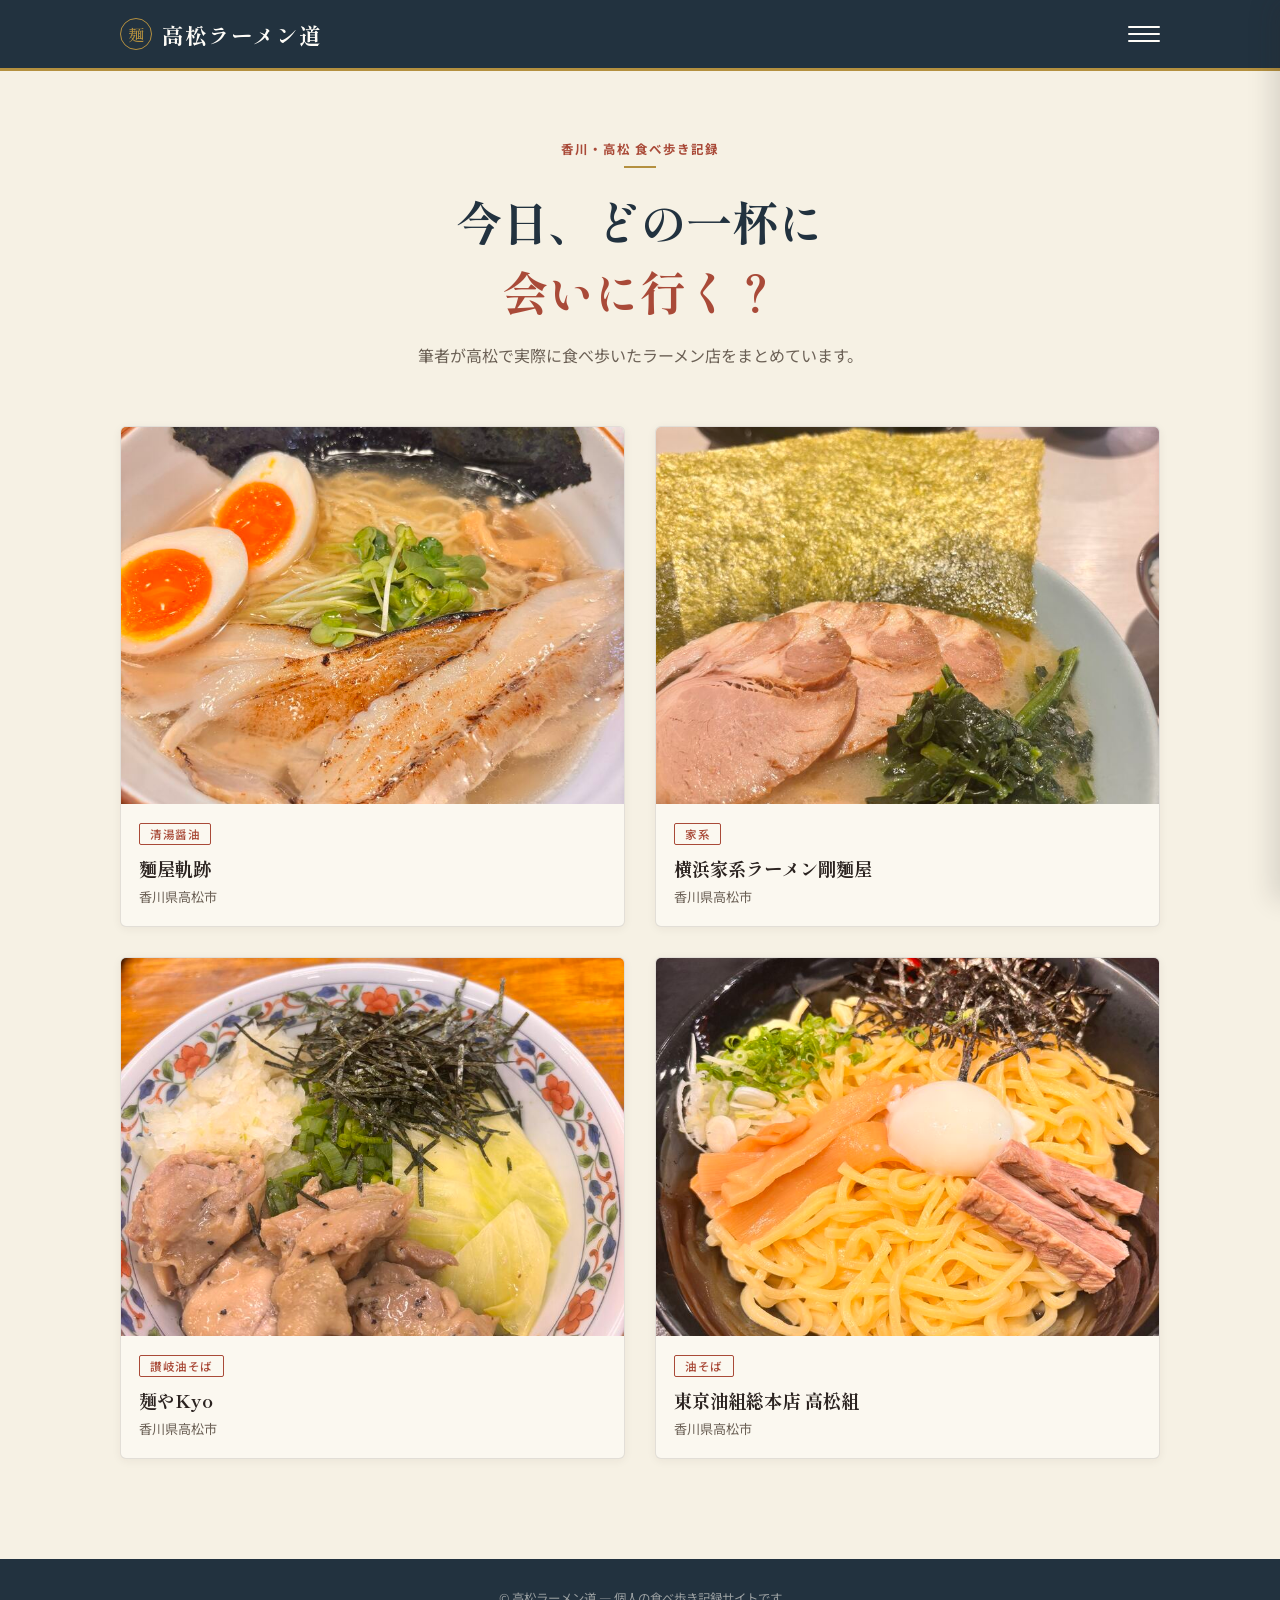
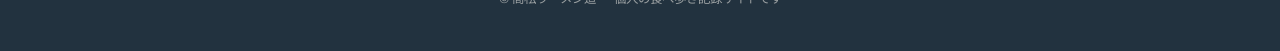
<file: index.html>
<!DOCTYPE html>
<html lang="ja">
<head>
<meta charset="UTF-8">
<meta name="viewport" content="width=device-width, initial-scale=1.0">
<title>高松ラーメン道 | 香川のラーメン食べ歩き記録</title>
<link rel="stylesheet" href="style.css">
</head>
<body>

<header class="site-header">
  <div class="wrap">
    <div class="logo"><span class="mark">麺</span>高松ラーメン道</div>
    <button class="menu-toggle" id="menuToggle" aria-label="メニューを開く" aria-expanded="false" aria-controls="siteDrawer">
      <span></span><span></span><span></span>
    </button>
  </div>
</header>

<div class="drawer-overlay" id="drawerOverlay"></div>
<nav class="drawer" id="siteDrawer" aria-hidden="true">
  <button class="drawer-close" id="drawerClose" aria-label="メニューを閉じる">&times;</button>
  <p class="drawer-title">お店一覧</p>
  <ul>
    <li><a href="index.html">トップ</a></li>
    <li><a href="shops/kiseki.html">麵屋軌跡</a></li>
    <li><a href="shops/goumenya.html">横浜家系ラーメン剛麵屋</a></li>
    <li><a href="shops/kyo.html">麺やKyo</a></li>
    <li><a href="shops/takamatsugumi.html">東京油組総本店 高松組</a></li>
  </ul>
</nav>

<section class="hero">
  <span class="eyebrow">香川・高松 食べ歩き記録</span>
  <h1>今日、どの一杯に<br><span>会いに行く？</span></h1>
  <p>筆者が高松で実際に食べ歩いたラーメン店をまとめています。</p>
</section>

<section id="shops" class="shop-grid">

  <a class="shop-card" href="shops/kiseki.html">
    <div class="photo-wrap">
      <img src="images/kiseki.jpg" alt="麵屋軌跡のラーメン">
      <div class="comment">一杯に、こだわりの軌跡あり。</div>
    </div>
    <div class="info">
      <span class="tag">清湯醤油</span>
      <h2>麵屋軌跡</h2>
      <p class="area">香川県高松市</p>
    </div>
  </a>

  <a class="shop-card" href="shops/goumenya.html">
    <div class="photo-wrap">
      <img src="images/goumenya.jpg" alt="横浜家系ラーメン剛麵屋の一皿">
      <div class="comment">豚骨の濃厚パンチ、これぞ家系。</div>
    </div>
    <div class="info">
      <span class="tag">家系</span>
      <h2>横浜家系ラーメン剛麵屋</h2>
      <p class="area">香川県高松市</p>
    </div>
  </a>

  <a class="shop-card" href="shops/kyo.html">
    <div class="photo-wrap">
      <img src="images/kyo.jpg" alt="麺やKyoの讃岐油そば">
      <div class="comment">極太麺と鶏の旨みが絡む、やみつきの一杯。</div>
    </div>
    <div class="info">
      <span class="tag">讃岐油そば</span>
      <h2>麺やKyo</h2>
      <p class="area">香川県高松市</p>
    </div>
  </a>

  <a class="shop-card" href="shops/takamatsugumi.html">
    <div class="photo-wrap">
      <img src="images/takamatsugumi.jpg" alt="東京油組総本店高松組の油そば">
      <div class="comment">混ぜて食べる、あとを引く旨さ。</div>
    </div>
    <div class="info">
      <span class="tag">油そば</span>
      <h2>東京油組総本店 高松組</h2>
      <p class="area">香川県高松市</p>
    </div>
  </a>

</section>

<footer class="site-footer">
  &copy; 高松ラーメン道 — 個人の食べ歩き記録サイトです
</footer>

<script src="script.js"></script>
</body>
</html>
</file>
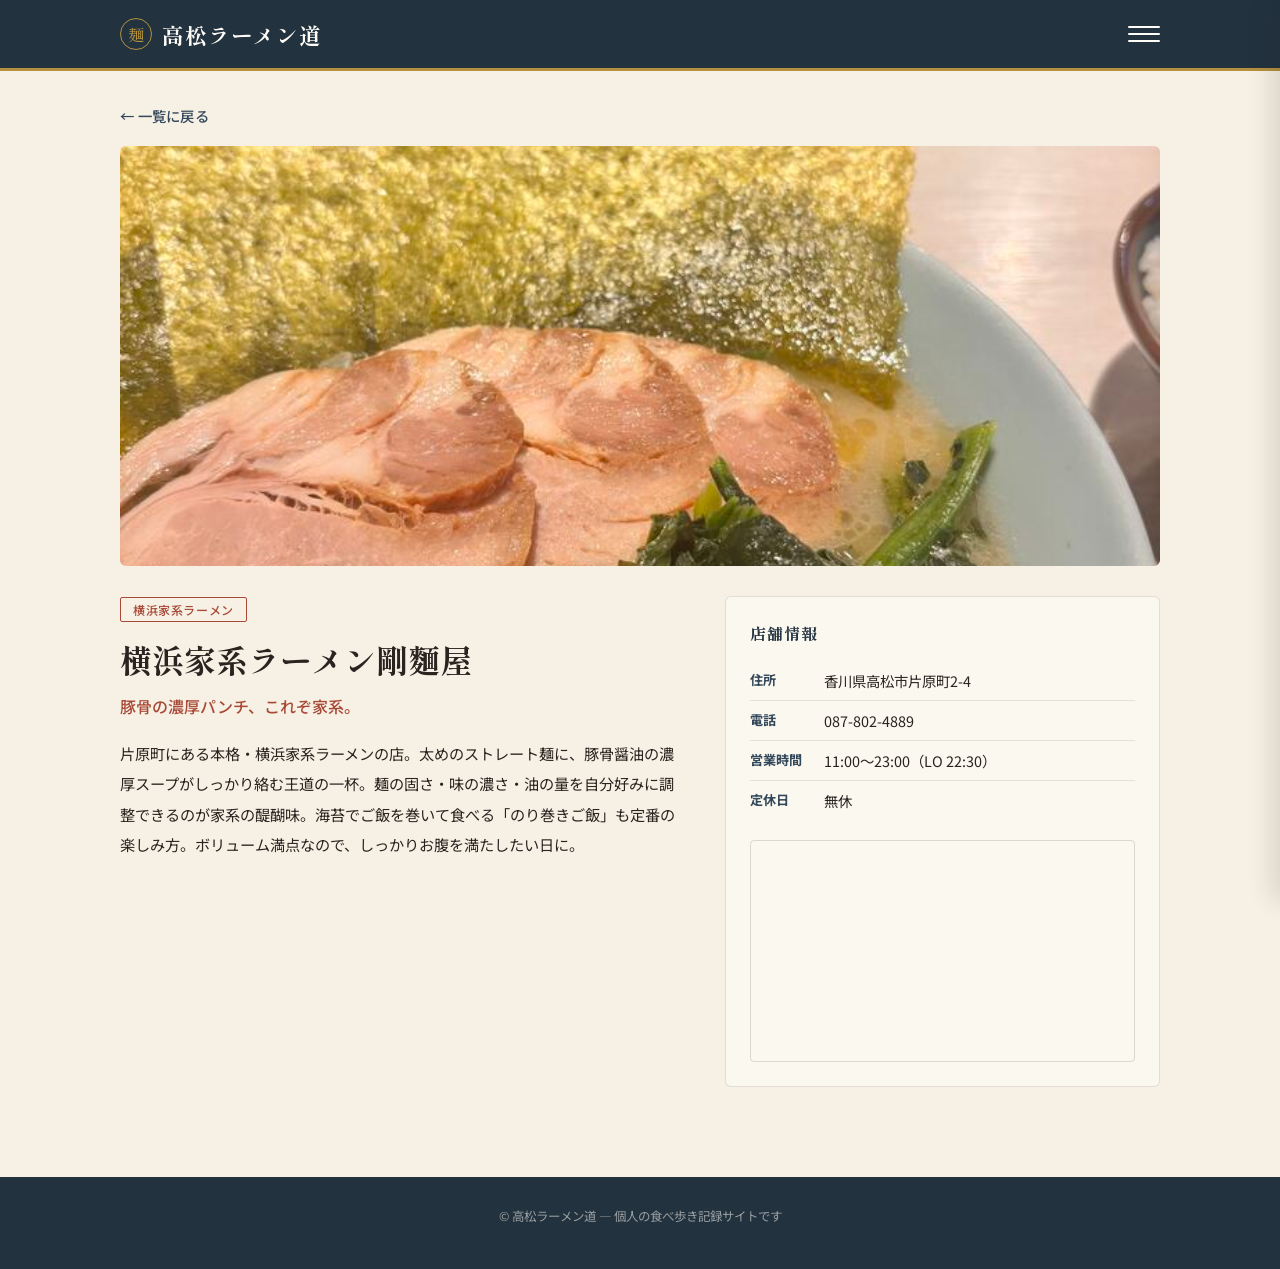
<file: shops/goumenya.html>
<!DOCTYPE html>
<html lang="ja">
<head>
<meta charset="UTF-8">
<meta name="viewport" content="width=device-width, initial-scale=1.0">
<title>横浜家系ラーメン剛麵屋 | 高松ラーメン道</title>
<link rel="stylesheet" href="../style.css">
</head>
<body>

<header class="site-header">
  <div class="wrap">
    <div class="logo"><span class="mark">麺</span>高松ラーメン道</div>
    <button class="menu-toggle" id="menuToggle" aria-label="メニューを開く" aria-expanded="false" aria-controls="siteDrawer">
      <span></span><span></span><span></span>
    </button>
  </div>
</header>

<div class="drawer-overlay" id="drawerOverlay"></div>
<nav class="drawer" id="siteDrawer" aria-hidden="true">
  <button class="drawer-close" id="drawerClose" aria-label="メニューを閉じる">&times;</button>
  <p class="drawer-title">お店一覧</p>
  <ul>
    <li><a href="../index.html">トップ</a></li>
    <li><a href="../shops/kiseki.html">麵屋軌跡</a></li>
    <li><a href="../shops/goumenya.html">横浜家系ラーメン剛麵屋</a></li>
    <li><a href="../shops/kyo.html">麺やKyo</a></li>
    <li><a href="../shops/takamatsugumi.html">東京油組総本店 高松組</a></li>
  </ul>
</nav>

<div class="shop-hero">
  <a class="back-link" href="../index.html">&larr; 一覧に戻る</a>
  <div class="hero-photo">
    <img src="../images/goumenya.jpg" alt="横浜家系ラーメン剛麵屋の一杯">
  </div>
</div>

<section class="shop-detail">
  <div>
    <span class="tag">横浜家系ラーメン</span>
    <h1>横浜家系ラーメン剛麵屋</h1>
    <p class="catch">豚骨の濃厚パンチ、これぞ家系。</p>
    <p class="comment-block">
      片原町にある本格・横浜家系ラーメンの店。太めのストレート麺に、豚骨醤油の濃厚スープがしっかり絡む王道の一杯。麺の固さ・味の濃さ・油の量を自分好みに調整できるのが家系の醍醐味。海苔でご飯を巻いて食べる「のり巻きご飯」も定番の楽しみ方。ボリューム満点なので、しっかりお腹を満たしたい日に。
    </p>
  </div>

  <aside class="info-card">
    <h2>店舗情報</h2>
    <ul class="info-list">
      <li><span class="label">住所</span><span>香川県高松市片原町2-4</span></li>
      <li><span class="label">電話</span><span>087-802-4889</span></li>
      <li><span class="label">営業時間</span><span>11:00〜23:00（LO 22:30）</span></li>
      <li><span class="label">定休日</span><span>無休</span></li>
    </ul>
    <div class="map-embed">
      <iframe src="https://maps.google.com/maps?q=%E9%A6%99%E5%B7%9D%E7%9C%8C%E9%AB%98%E6%9D%BE%E5%B8%82%E7%89%87%E5%8E%9F%E7%94%BA2-4&output=embed" loading="lazy" referrerpolicy="no-referrer-when-downgrade" title="横浜家系ラーメン剛麵屋の地図"></iframe>
    </div>
  </aside>
</section>

<footer class="site-footer">
  &copy; 高松ラーメン道 — 個人の食べ歩き記録サイトです
</footer>

<script src="../script.js"></script>
</body>
</html>
</file>
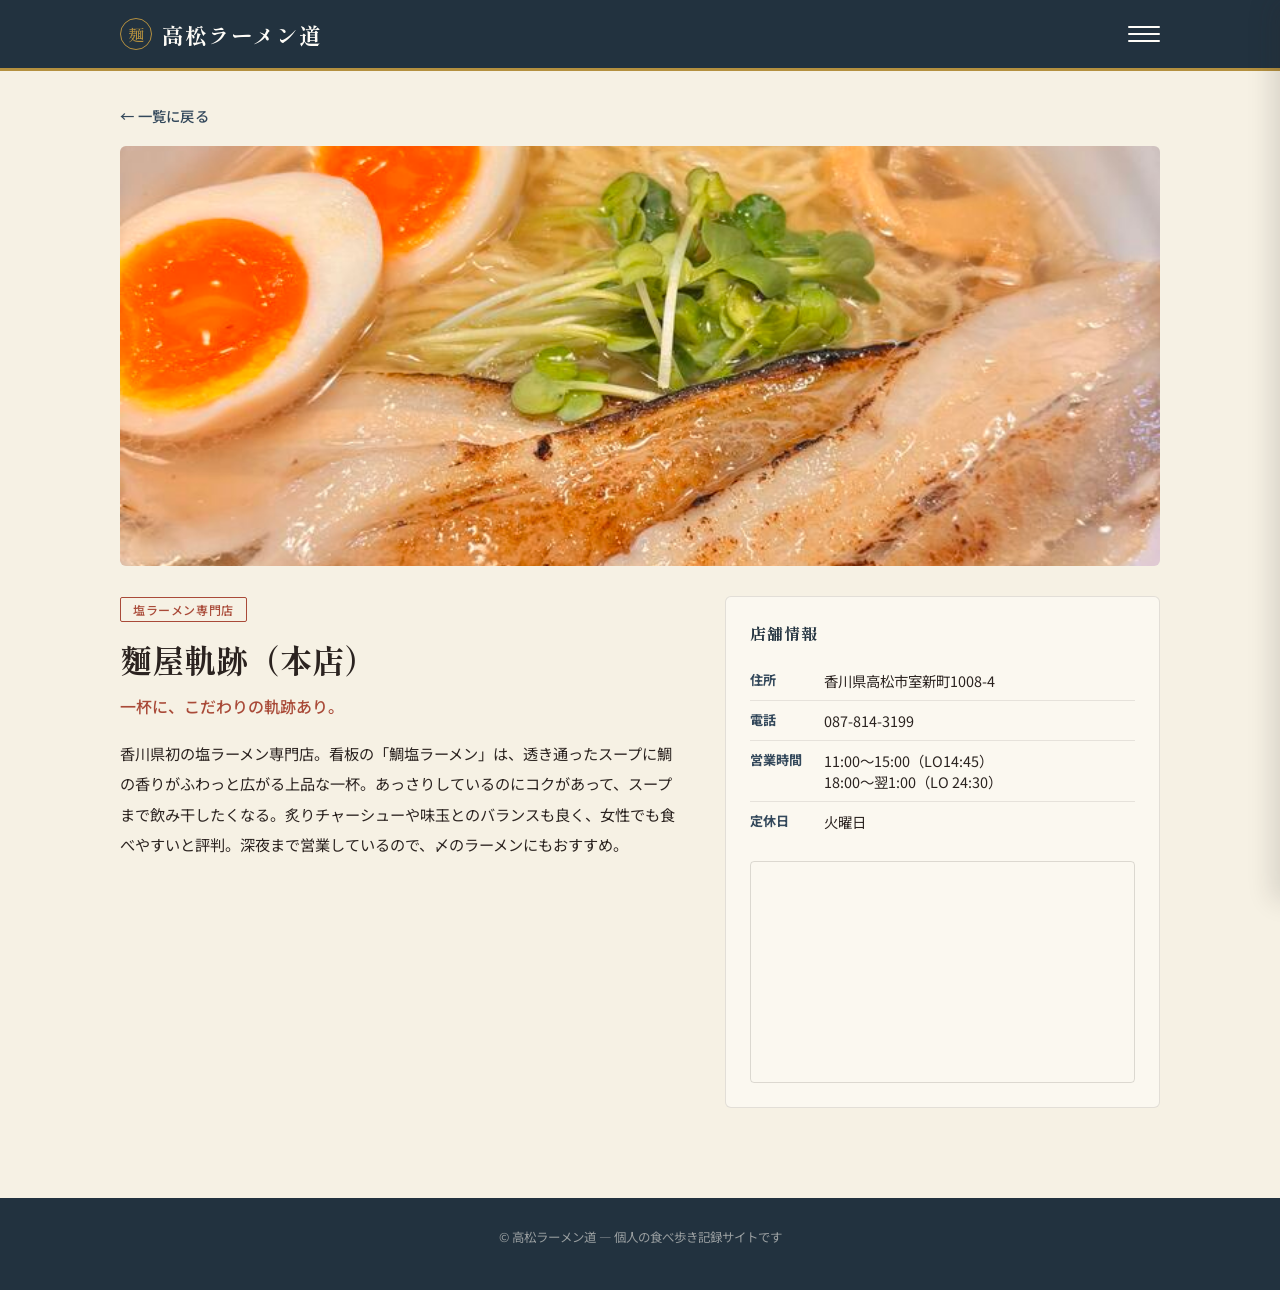
<file: shops/kiseki.html>
<!DOCTYPE html>
<html lang="ja">
<head>
<meta charset="UTF-8">
<meta name="viewport" content="width=device-width, initial-scale=1.0">
<title>麵屋軌跡 | 高松ラーメン道</title>
<link rel="stylesheet" href="../style.css">
</head>
<body>

<header class="site-header">
  <div class="wrap">
    <div class="logo"><span class="mark">麺</span>高松ラーメン道</div>
    <button class="menu-toggle" id="menuToggle" aria-label="メニューを開く" aria-expanded="false" aria-controls="siteDrawer">
      <span></span><span></span><span></span>
    </button>
  </div>
</header>

<div class="drawer-overlay" id="drawerOverlay"></div>
<nav class="drawer" id="siteDrawer" aria-hidden="true">
  <button class="drawer-close" id="drawerClose" aria-label="メニューを閉じる">&times;</button>
  <p class="drawer-title">お店一覧</p>
  <ul>
    <li><a href="../index.html">トップ</a></li>
    <li><a href="../shops/kiseki.html">麵屋軌跡</a></li>
    <li><a href="../shops/goumenya.html">横浜家系ラーメン剛麵屋</a></li>
    <li><a href="../shops/kyo.html">麺やKyo</a></li>
    <li><a href="../shops/takamatsugumi.html">東京油組総本店 高松組</a></li>
  </ul>
</nav>

<div class="shop-hero">
  <a class="back-link" href="../index.html">&larr; 一覧に戻る</a>
  <div class="hero-photo">
    <img src="../images/kiseki.jpg" alt="麵屋軌跡の鯛塩ラーメン">
  </div>
</div>

<section class="shop-detail">
  <div>
    <span class="tag">塩ラーメン専門店</span>
    <h1>麵屋軌跡（本店）</h1>
    <p class="catch">一杯に、こだわりの軌跡あり。</p>
    <p class="comment-block">
      香川県初の塩ラーメン専門店。看板の「鯛塩ラーメン」は、透き通ったスープに鯛の香りがふわっと広がる上品な一杯。あっさりしているのにコクがあって、スープまで飲み干したくなる。炙りチャーシューや味玉とのバランスも良く、女性でも食べやすいと評判。深夜まで営業しているので、〆のラーメンにもおすすめ。
    </p>
  </div>

  <aside class="info-card">
    <h2>店舗情報</h2>
    <ul class="info-list">
      <li><span class="label">住所</span><span>香川県高松市室新町1008-4</span></li>
      <li><span class="label">電話</span><span>087-814-3199</span></li>
      <li><span class="label">営業時間</span><span>11:00〜15:00（LO14:45）<br>18:00〜翌1:00（LO 24:30）</span></li>
      <li><span class="label">定休日</span><span>火曜日</span></li>
    </ul>
    <div class="map-embed">
      <iframe src="https://maps.google.com/maps?q=%E9%A6%99%E5%B7%9D%E7%9C%8C%E9%AB%98%E6%9D%BE%E5%B8%82%E5%AE%A4%E6%96%B0%E7%94%BA1008-4&output=embed" loading="lazy" referrerpolicy="no-referrer-when-downgrade" title="麵屋軌跡の地図"></iframe>
    </div>
  </aside>
</section>

<footer class="site-footer">
  &copy; 高松ラーメン道 — 個人の食べ歩き記録サイトです
</footer>

<script src="../script.js"></script>
</body>
</html>
</file>
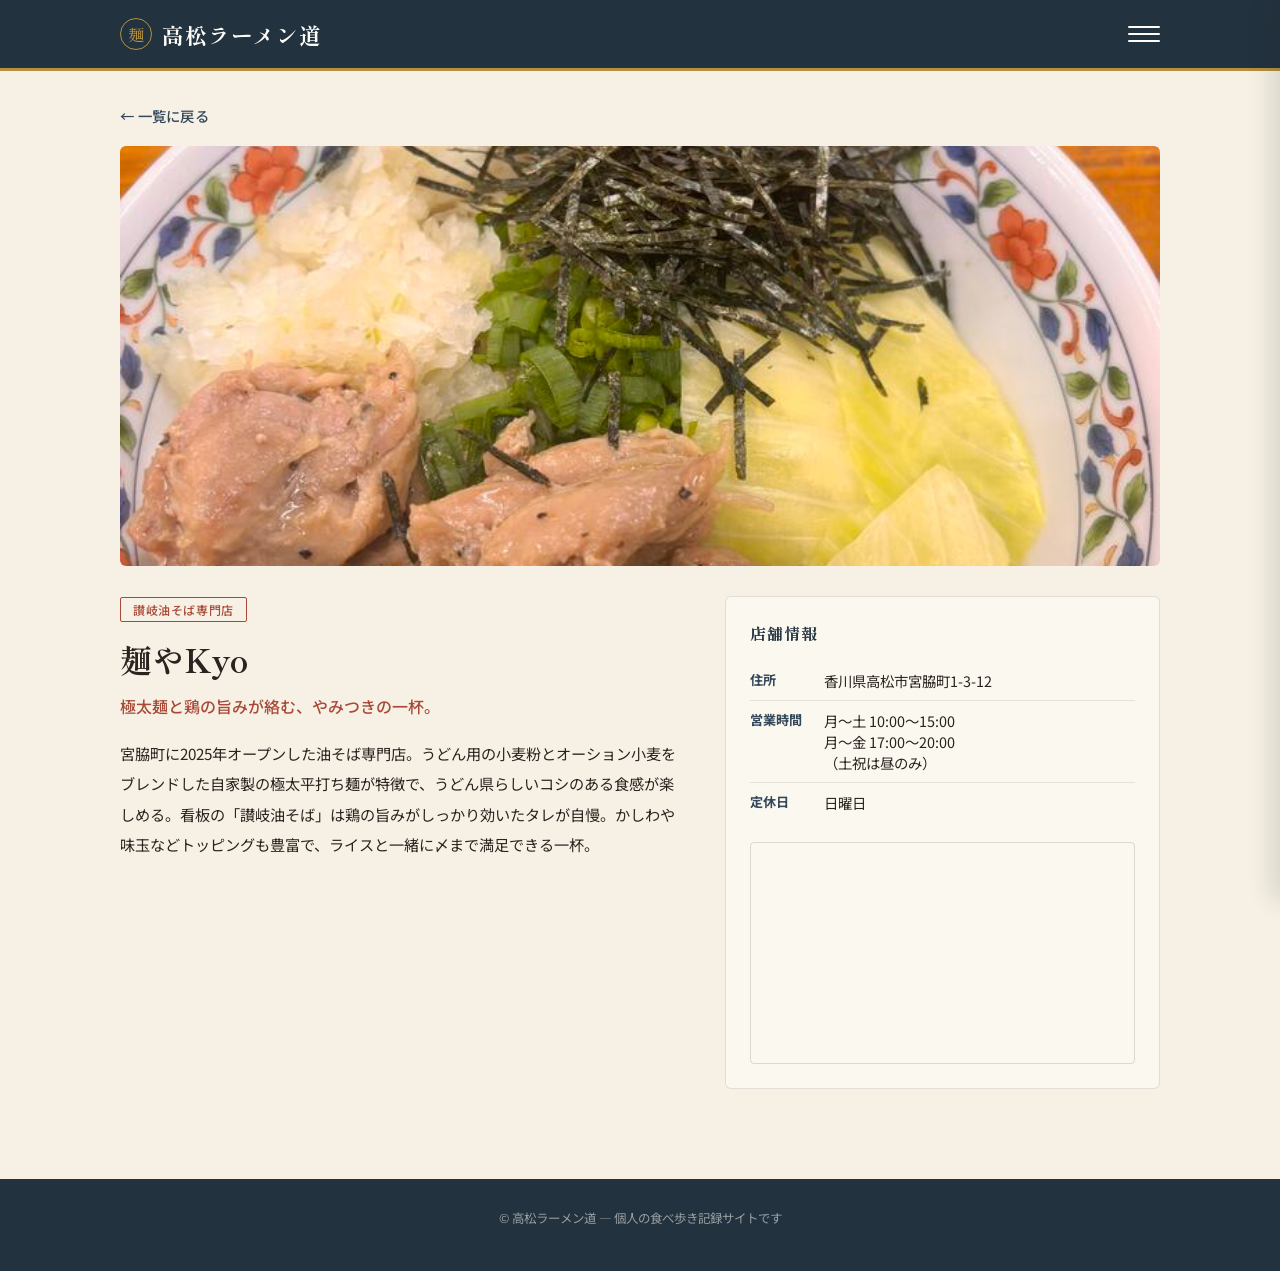
<file: shops/kyo.html>
<!DOCTYPE html>
<html lang="ja">
<head>
<meta charset="UTF-8">
<meta name="viewport" content="width=device-width, initial-scale=1.0">
<title>麺やKyo | 高松ラーメン道</title>
<link rel="stylesheet" href="../style.css">
</head>
<body>

<header class="site-header">
  <div class="wrap">
    <div class="logo"><span class="mark">麺</span>高松ラーメン道</div>
    <button class="menu-toggle" id="menuToggle" aria-label="メニューを開く" aria-expanded="false" aria-controls="siteDrawer">
      <span></span><span></span><span></span>
    </button>
  </div>
</header>

<div class="drawer-overlay" id="drawerOverlay"></div>
<nav class="drawer" id="siteDrawer" aria-hidden="true">
  <button class="drawer-close" id="drawerClose" aria-label="メニューを閉じる">&times;</button>
  <p class="drawer-title">お店一覧</p>
  <ul>
    <li><a href="../index.html">トップ</a></li>
    <li><a href="../shops/kiseki.html">麵屋軌跡</a></li>
    <li><a href="../shops/goumenya.html">横浜家系ラーメン剛麵屋</a></li>
    <li><a href="../shops/kyo.html">麺やKyo</a></li>
    <li><a href="../shops/takamatsugumi.html">東京油組総本店 高松組</a></li>
  </ul>
</nav>

<div class="shop-hero">
  <a class="back-link" href="../index.html">&larr; 一覧に戻る</a>
  <div class="hero-photo">
    <img src="../images/kyo.jpg" alt="麺やKyoの讃岐油そば">
  </div>
</div>

<section class="shop-detail">
  <div>
    <span class="tag">讃岐油そば専門店</span>
    <h1>麺やKyo</h1>
    <p class="catch">極太麺と鶏の旨みが絡む、やみつきの一杯。</p>
    <p class="comment-block">
      宮脇町に2025年オープンした油そば専門店。うどん用の小麦粉とオーション小麦をブレンドした自家製の極太平打ち麺が特徴で、うどん県らしいコシのある食感が楽しめる。看板の「讃岐油そば」は鶏の旨みがしっかり効いたタレが自慢。かしわや味玉などトッピングも豊富で、ライスと一緒に〆まで満足できる一杯。
    </p>
  </div>

  <aside class="info-card">
    <h2>店舗情報</h2>
    <ul class="info-list">
      <li><span class="label">住所</span><span>香川県高松市宮脇町1-3-12</span></li>
      <li><span class="label">営業時間</span><span>月〜土 10:00〜15:00<br>月〜金 17:00〜20:00<br>（土祝は昼のみ）</span></li>
      <li><span class="label">定休日</span><span>日曜日</span></li>
    </ul>
    <div class="map-embed">
      <iframe src="https://maps.google.com/maps?q=%E9%A6%99%E5%B7%9D%E7%9C%8C%E9%AB%98%E6%9D%BE%E5%B8%82%E5%AE%AE%E8%84%87%E7%94%BA1-3-12&output=embed" loading="lazy" referrerpolicy="no-referrer-when-downgrade" title="麺やKyoの地図"></iframe>
    </div>
  </aside>
</section>

<footer class="site-footer">
  &copy; 高松ラーメン道 — 個人の食べ歩き記録サイトです
</footer>

<script src="../script.js"></script>
</body>
</html>
</file>
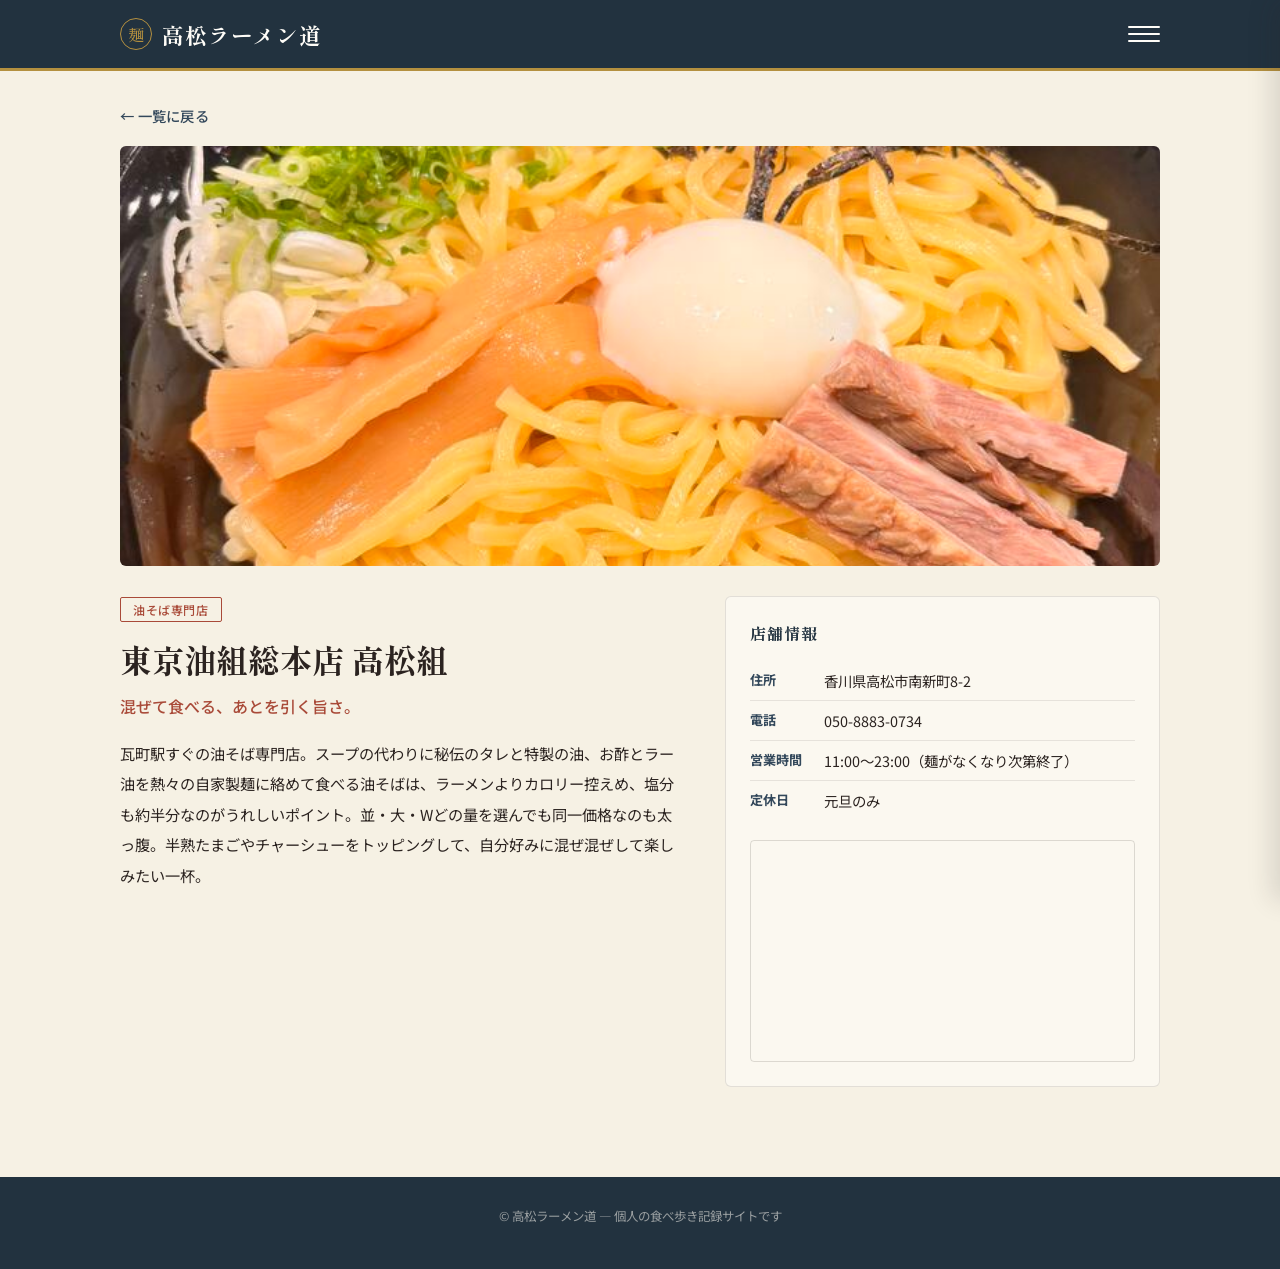
<file: shops/takamatsugumi.html>
<!DOCTYPE html>
<html lang="ja">
<head>
<meta charset="UTF-8">
<meta name="viewport" content="width=device-width, initial-scale=1.0">
<title>東京油組総本店 高松組 | 高松ラーメン道</title>
<link rel="stylesheet" href="../style.css">
</head>
<body>

<header class="site-header">
  <div class="wrap">
    <div class="logo"><span class="mark">麺</span>高松ラーメン道</div>
    <button class="menu-toggle" id="menuToggle" aria-label="メニューを開く" aria-expanded="false" aria-controls="siteDrawer">
      <span></span><span></span><span></span>
    </button>
  </div>
</header>

<div class="drawer-overlay" id="drawerOverlay"></div>
<nav class="drawer" id="siteDrawer" aria-hidden="true">
  <button class="drawer-close" id="drawerClose" aria-label="メニューを閉じる">&times;</button>
  <p class="drawer-title">お店一覧</p>
  <ul>
    <li><a href="../index.html">トップ</a></li>
    <li><a href="../shops/kiseki.html">麵屋軌跡</a></li>
    <li><a href="../shops/goumenya.html">横浜家系ラーメン剛麵屋</a></li>
    <li><a href="../shops/kyo.html">麺やKyo</a></li>
    <li><a href="../shops/takamatsugumi.html">東京油組総本店 高松組</a></li>
  </ul>
</nav>

<div class="shop-hero">
  <a class="back-link" href="../index.html">&larr; 一覧に戻る</a>
  <div class="hero-photo">
    <img src="../images/takamatsugumi.jpg" alt="東京油組総本店 高松組の油そば">
  </div>
</div>

<section class="shop-detail">
  <div>
    <span class="tag">油そば専門店</span>
    <h1>東京油組総本店 高松組</h1>
    <p class="catch">混ぜて食べる、あとを引く旨さ。</p>
    <p class="comment-block">
      瓦町駅すぐの油そば専門店。スープの代わりに秘伝のタレと特製の油、お酢とラー油を熱々の自家製麺に絡めて食べる油そばは、ラーメンよりカロリー控えめ、塩分も約半分なのがうれしいポイント。並・大・Wどの量を選んでも同一価格なのも太っ腹。半熟たまごやチャーシューをトッピングして、自分好みに混ぜ混ぜして楽しみたい一杯。
    </p>
  </div>

  <aside class="info-card">
    <h2>店舗情報</h2>
    <ul class="info-list">
      <li><span class="label">住所</span><span>香川県高松市南新町8-2</span></li>
      <li><span class="label">電話</span><span>050-8883-0734</span></li>
      <li><span class="label">営業時間</span><span>11:00〜23:00（麺がなくなり次第終了）</span></li>
      <li><span class="label">定休日</span><span>元旦のみ</span></li>
    </ul>
    <div class="map-embed">
      <iframe src="https://maps.google.com/maps?q=%E9%A6%99%E5%B7%9D%E7%9C%8C%E9%AB%98%E6%9D%BE%E5%B8%82%E5%8D%97%E6%96%B0%E7%94%BA8-2&output=embed" loading="lazy" referrerpolicy="no-referrer-when-downgrade" title="東京油組総本店 高松組の地図"></iframe>
    </div>
  </aside>
</section>

<footer class="site-footer">
  &copy; 高松ラーメン道 — 個人の食べ歩き記録サイトです
</footer>

<script src="../script.js"></script>
</body>
</html>
</file>
<file: style.css>
@import url('https://fonts.googleapis.com/css2?family=Shippori+Mincho:wght@500;700&family=Noto+Sans+JP:wght@400;500;700&display=swap');

:root {
  --indigo: #33485B;
  --indigo-deep: #22323F;
  --vermillion: #A94A38;
  --gold: #B4903F;
  --cream: #F6F1E4;
  --paper: #FBF8F0;
  --ink: #2B2320;
  --ink-soft: #6B6055;
  --white: #FFFDF8;
  --radius: 6px;
}

* {
  box-sizing: border-box;
}

html {
  scroll-behavior: smooth;
}

body {
  margin: 0;
  font-family: 'Noto Sans JP', sans-serif;
  background: var(--cream);
  color: var(--ink);
}

img {
  max-width: 100%;
  display: block;
}

a {
  color: inherit;
  text-decoration: none;
}

/* ---------- Header ---------- */

.site-header {
  position: sticky;
  top: 0;
  z-index: 50;
  background: var(--indigo-deep);
  border-bottom: 3px solid var(--gold);
}

.site-header .wrap {
  max-width: 1080px;
  margin: 0 auto;
  padding: 18px 20px;
  display: flex;
  align-items: center;
  justify-content: space-between;
}

.logo {
  font-family: 'Shippori Mincho', serif;
  font-weight: 700;
  font-size: 1.35rem;
  color: var(--white);
  letter-spacing: 0.04em;
  display: flex;
  align-items: center;
  gap: 10px;
}

.logo .mark {
  display: inline-block;
  border: 1.5px solid var(--gold);
  color: var(--gold);
  width: 32px;
  height: 32px;
  border-radius: 50%;
  text-align: center;
  line-height: 30px;
  font-size: 1rem;
  font-weight: 500;
}

.menu-toggle {
  display: flex;
  flex-direction: column;
  justify-content: center;
  gap: 5px;
  width: 32px;
  height: 32px;
  background: none;
  border: none;
  cursor: pointer;
  padding: 0;
}

.menu-toggle span {
  display: block;
  width: 100%;
  height: 2px;
  background: var(--white);
  border-radius: 1px;
  transition: transform 0.25s ease, opacity 0.25s ease;
}

.menu-toggle[aria-expanded="true"] span:nth-child(1) {
  transform: translateY(7px) rotate(45deg);
}

.menu-toggle[aria-expanded="true"] span:nth-child(2) {
  opacity: 0;
}

.menu-toggle[aria-expanded="true"] span:nth-child(3) {
  transform: translateY(-7px) rotate(-45deg);
}

.drawer-overlay {
  position: fixed;
  inset: 0;
  background: rgba(34,28,24,0.45);
  opacity: 0;
  pointer-events: none;
  transition: opacity 0.3s ease;
  z-index: 60;
}

.drawer-overlay.is-open {
  opacity: 1;
  pointer-events: auto;
}

.drawer {
  position: fixed;
  top: 0;
  right: 0;
  height: 100%;
  width: min(78vw, 300px);
  background: var(--paper);
  border-left: 1px solid rgba(43,35,32,0.12);
  box-shadow: -8px 0 24px rgba(43,35,32,0.14);
  transform: translateX(100%);
  transition: transform 0.32s ease;
  z-index: 70;
  padding: 26px 22px;
  overflow-y: auto;
}

.drawer.is-open {
  transform: translateX(0);
}

.drawer-close {
  background: none;
  border: none;
  font-size: 1.6rem;
  line-height: 1;
  color: var(--ink-soft);
  cursor: pointer;
  position: absolute;
  top: 18px;
  right: 18px;
  padding: 4px;
}

.drawer-close:hover {
  color: var(--vermillion);
}

.drawer-title {
  font-family: 'Shippori Mincho', serif;
  font-weight: 700;
  font-size: 0.95rem;
  color: var(--indigo-deep);
  letter-spacing: 0.08em;
  margin: 6px 0 20px;
  padding-bottom: 12px;
  border-bottom: 1px solid rgba(43,35,32,0.12);
}

.drawer ul {
  list-style: none;
  margin: 0;
  padding: 0;
}

.drawer li {
  border-bottom: 1px solid rgba(43,35,32,0.08);
}

.drawer li a {
  display: block;
  padding: 14px 4px;
  font-size: 0.95rem;
  color: var(--ink);
  font-weight: 500;
}

.drawer li a:hover {
  color: var(--vermillion);
}

/* ---------- Hero ---------- */

.hero {
  max-width: 1080px;
  margin: 0 auto;
  padding: 64px 20px 36px;
  text-align: center;
}

.hero .eyebrow {
  display: inline-block;
  color: var(--vermillion);
  font-weight: 700;
  font-size: 0.78rem;
  letter-spacing: 0.15em;
  margin-bottom: 18px;
  position: relative;
  padding-bottom: 10px;
}

.hero .eyebrow::after {
  content: "";
  position: absolute;
  left: 50%;
  bottom: 0;
  transform: translateX(-50%);
  width: 32px;
  height: 2px;
  background: var(--gold);
}

.hero h1 {
  font-family: 'Shippori Mincho', serif;
  font-weight: 700;
  font-size: clamp(1.9rem, 4.5vw, 2.9rem);
  margin: 0 0 16px;
  color: var(--indigo-deep);
  line-height: 1.5;
}

.hero h1 span {
  color: var(--vermillion);
}

.hero p {
  color: var(--ink-soft);
  font-size: 1rem;
  max-width: 460px;
  margin: 0 auto;
  line-height: 1.8;
}

/* ---------- Card grid ---------- */

.shop-grid {
  max-width: 1080px;
  margin: 0 auto;
  padding: 20px 20px 100px;
  display: grid;
  grid-template-columns: repeat(2, 1fr);
  gap: 30px;
}

@media (max-width: 640px) {
  .shop-grid {
    grid-template-columns: 1fr;
  }
}

.shop-card {
  position: relative;
  background: var(--paper);
  border-radius: var(--radius);
  overflow: hidden;
  border: 1px solid rgba(43,35,32,0.12);
  box-shadow: 0 2px 10px rgba(43,35,32,0.06);
  transition: box-shadow 0.25s ease, transform 0.25s ease;
}

.shop-card:hover,
.shop-card:focus-within {
  transform: translateY(-3px);
  box-shadow: 0 10px 24px rgba(43,35,32,0.14);
}

.shop-card .photo-wrap {
  position: relative;
  aspect-ratio: 4 / 3;
  overflow: hidden;
}

.shop-card .photo-wrap img {
  width: 100%;
  height: 100%;
  object-fit: cover;
  transition: transform 0.6s ease;
}

.shop-card:hover .photo-wrap img,
.shop-card:focus-within .photo-wrap img {
  transform: scale(1.04);
}

/* hover one-liner */
.shop-card .comment {
  position: absolute;
  left: 0;
  right: 0;
  bottom: 0;
  background: linear-gradient(0deg, rgba(34,50,63,0.92) 0%, rgba(34,50,63,0.0) 100%);
  color: var(--white);
  font-weight: 500;
  font-size: 0.85rem;
  padding: 32px 16px 14px;
  opacity: 0;
  transform: translateY(6px);
  transition: opacity 0.3s ease, transform 0.3s ease;
  pointer-events: none;
  letter-spacing: 0.02em;
}

.shop-card:hover .comment,
.shop-card:focus-within .comment {
  opacity: 1;
  transform: translateY(0);
}

.shop-card .info {
  padding: 16px 18px 20px;
}

.shop-card .info .tag {
  display: inline-block;
  font-size: 0.72rem;
  font-weight: 500;
  color: var(--vermillion);
  border: 1px solid var(--vermillion);
  padding: 2px 10px;
  border-radius: 2px;
  margin-bottom: 10px;
  letter-spacing: 0.05em;
}

.shop-card h2 {
  font-family: 'Shippori Mincho', serif;
  font-weight: 700;
  font-size: 1.15rem;
  margin: 0 0 6px;
  color: var(--ink);
}

.shop-card .area {
  font-size: 0.82rem;
  color: var(--ink-soft);
  margin: 0;
}

/* ---------- Shop detail page ---------- */

.shop-hero {
  max-width: 1080px;
  margin: 0 auto;
  padding: 32px 20px 0;
}

.back-link {
  display: inline-flex;
  align-items: center;
  gap: 6px;
  font-weight: 500;
  color: var(--indigo);
  margin-bottom: 20px;
  font-size: 0.9rem;
  letter-spacing: 0.02em;
}

.back-link:hover {
  color: var(--vermillion);
}

.shop-hero .hero-photo {
  border-radius: var(--radius);
  overflow: hidden;
  max-height: 420px;
}

.shop-hero .hero-photo img {
  width: 100%;
  height: 420px;
  object-fit: cover;
}

.shop-detail {
  max-width: 1080px;
  margin: 0 auto;
  padding: 30px 20px 90px;
  display: grid;
  grid-template-columns: 1.3fr 1fr;
  gap: 40px;
}

@media (max-width: 760px) {
  .shop-detail {
    grid-template-columns: 1fr;
  }
  .shop-hero .hero-photo,
  .shop-hero .hero-photo img {
    height: 260px;
  }
}

.shop-detail .tag {
  display: inline-block;
  font-size: 0.75rem;
  font-weight: 500;
  color: var(--vermillion);
  border: 1px solid var(--vermillion);
  padding: 3px 12px;
  border-radius: 2px;
  margin-bottom: 14px;
  letter-spacing: 0.05em;
}

.shop-detail h1 {
  font-family: 'Shippori Mincho', serif;
  font-weight: 700;
  font-size: clamp(1.5rem, 3.6vw, 2rem);
  margin: 0 0 12px;
  color: var(--ink);
}

.shop-detail .catch {
  font-weight: 500;
  color: var(--vermillion);
  font-size: 1rem;
  margin: 0 0 20px;
}

.shop-detail .comment-block {
  line-height: 2;
  color: var(--ink);
  font-size: 0.95rem;
}

.info-card {
  background: var(--paper);
  border: 1px solid rgba(43,35,32,0.12);
  border-radius: var(--radius);
  padding: 24px;
  height: fit-content;
}

.info-card h2 {
  font-family: 'Shippori Mincho', serif;
  font-weight: 700;
  font-size: 1rem;
  margin: 0 0 16px;
  color: var(--indigo-deep);
  letter-spacing: 0.05em;
}

.info-list {
  list-style: none;
  margin: 0 0 20px;
  padding: 0;
  font-size: 0.9rem;
}

.info-list li {
  display: flex;
  gap: 10px;
  padding: 9px 0;
  border-bottom: 1px solid rgba(43,35,32,0.1);
}

.info-list li:last-child {
  border-bottom: none;
}

.info-list .label {
  flex: 0 0 64px;
  font-weight: 700;
  color: var(--indigo);
  font-size: 0.82rem;
}

.map-embed {
  border-radius: 4px;
  overflow: hidden;
  border: 1px solid rgba(43,35,32,0.15);
}

.map-embed iframe {
  width: 100%;
  height: 220px;
  display: block;
  border: 0;
  filter: grayscale(0.15) contrast(0.95);
}

/* ---------- Footer ---------- */

.site-footer {
  text-align: center;
  padding: 30px 20px 44px;
  color: var(--ink-soft);
  font-size: 0.78rem;
  background: var(--indigo-deep);
  color: rgba(251,248,240,0.55);
}
</file>
